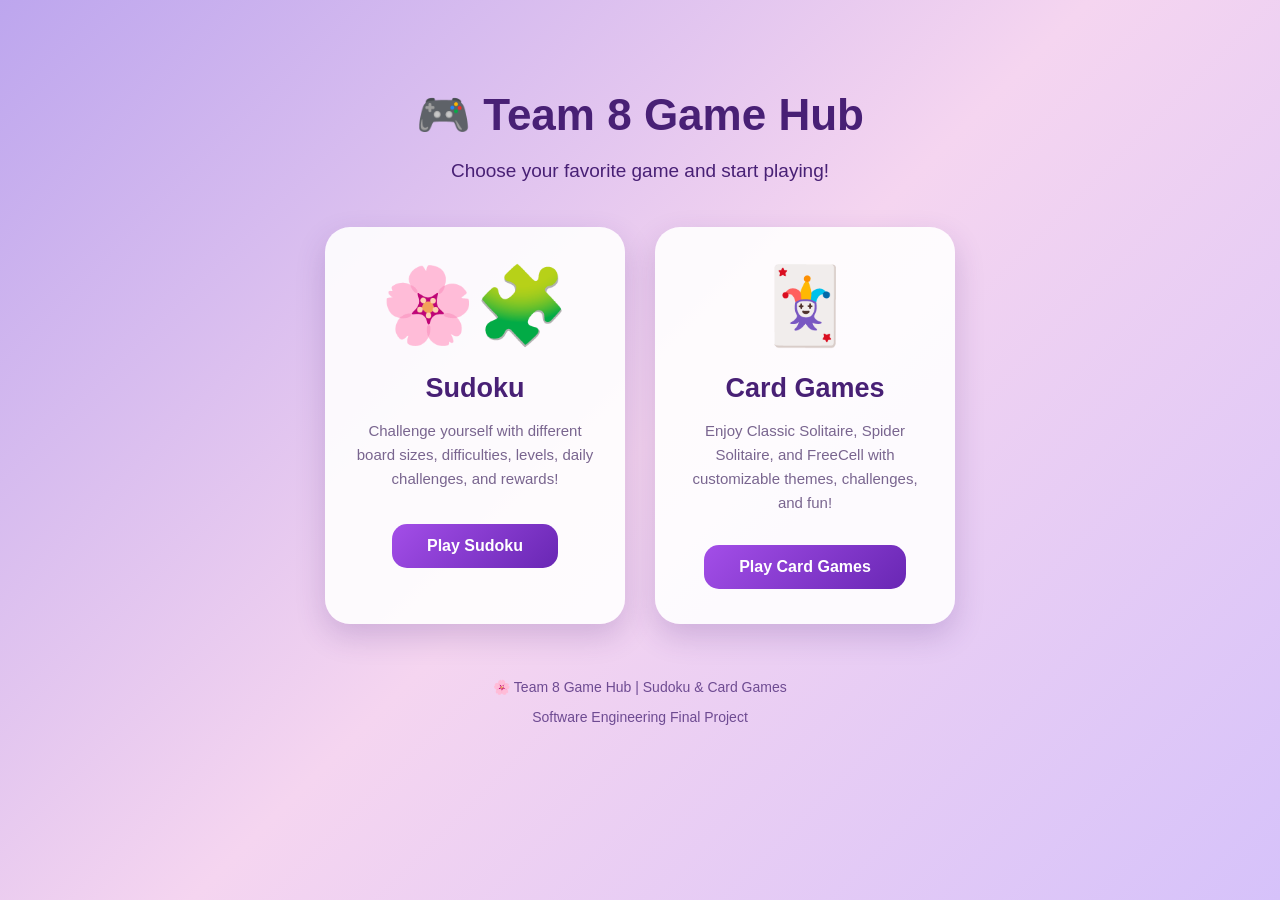
<file: index.html>
<!DOCTYPE html>
<html lang="en">

<head>
    <meta charset="UTF-8">

    <meta name="viewport"
          content="width=device-width, initial-scale=1.0">

    <title>Team 8 Game Hub | Final Project</title>

    <style>
        * {
            box-sizing: border-box;
        }

        body {
            margin: 0;
            font-family: 'Segoe UI', sans-serif;
        }

        .hub {
            min-height: 100vh;
            padding: 60px 20px;
            text-align: center;
            background: linear-gradient(
                135deg,
                #bda6ee,
                #f5d5f0,
                #d6c2fa
            );
            color: #482075;
        }

        .hub h1 {
            font-size: 44px;
            font-weight: 800;
            margin-bottom: 10px;
        }

        .hub-subtitle {
            font-size: 19px;
            margin-bottom: 45px;
        }

        .game-cards {
            display: flex;
            justify-content: center;
            flex-wrap: wrap;
            gap: 30px;
        }

        .game-card {
            width: 300px;
            padding: 35px 25px;
            background: rgba(255, 255, 255, 0.9);
            border-radius: 25px;
            box-shadow: 0 12px 30px
                        rgba(76, 35, 125, 0.2);
            transition: transform 0.2s;
        }

        .game-card:hover {
            transform: translateY(-6px);
        }

        .game-icon {
            font-size: 75px;
            margin-bottom: 15px;
        }

        .game-card h2 {
            font-size: 27px;
            font-weight: 700;
            margin-bottom: 15px;
        }

        .game-card p {
            min-height: 75px;
            color: #79658f;
            font-size: 15px;
            line-height: 1.6;
        }

        .play-button {
            display: inline-block;
            margin-top: 15px;
            padding: 13px 35px;
            background: linear-gradient(
                135deg,
                #a34ee8,
                #6927b4
            );
            color: white;
            border-radius: 15px;
            text-decoration: none;
            font-weight: bold;
            transition: background 0.2s,
                        transform 0.2s;
        }

        .play-button:hover {
            background: #5b1f9b;
            transform: translateY(-2px);
        }

        .hub-footer {
            margin-top: 55px;
            color: #6e4b92;
            font-size: 14px;
        }

        @media (max-width: 650px) {

            .hub {
                padding: 35px 15px;
            }

            .hub h1 {
                font-size: 32px;
            }

            .hub-subtitle {
                font-size: 16px;
            }

            .game-card {
                width: 100%;
                max-width: 350px;
            }
        }
    </style>
</head>

<body>

    <main class="hub">

        <!-- GAME HUB TITLE -->
        <h1>🎮 Team 8 Game Hub</h1>

        <p class="hub-subtitle">
            Choose your favorite game and start playing!
        </p>

        <!-- GAME CARDS -->
        <div class="game-cards">

            <!-- SUDOKU GAME -->
            <div class="game-card">

                <div class="game-icon">
                    🌸🧩
                </div>

                <h2>Sudoku</h2>

                <p>
                    Challenge yourself with different
                    board sizes, difficulties, levels,
                    daily challenges, and rewards!
                </p>

                <a class="play-button"
                   href="sudoku.html">
                    Play Sudoku
                </a>

            </div>

            <!-- CARD GAMES -->
            <div class="game-card">

                <div class="game-icon">
                    🃏
                </div>

                <h2>Card Games</h2>

                <p>
                    Enjoy Classic Solitaire,
                    Spider Solitaire, and FreeCell
                    with customizable themes,
                    challenges, and fun!
                </p>

                <a class="play-button"
                   href="solitaire.html">
                    Play Card Games
                </a>

            </div>

        </div>

        <!-- FOOTER -->
        <div class="hub-footer">
            🌸 Team 8 Game Hub |
            Sudoku &amp; Card Games
            <p>Software Engineering Final Project</p>
        </div>

    </main>

</body>
</html>
</file>
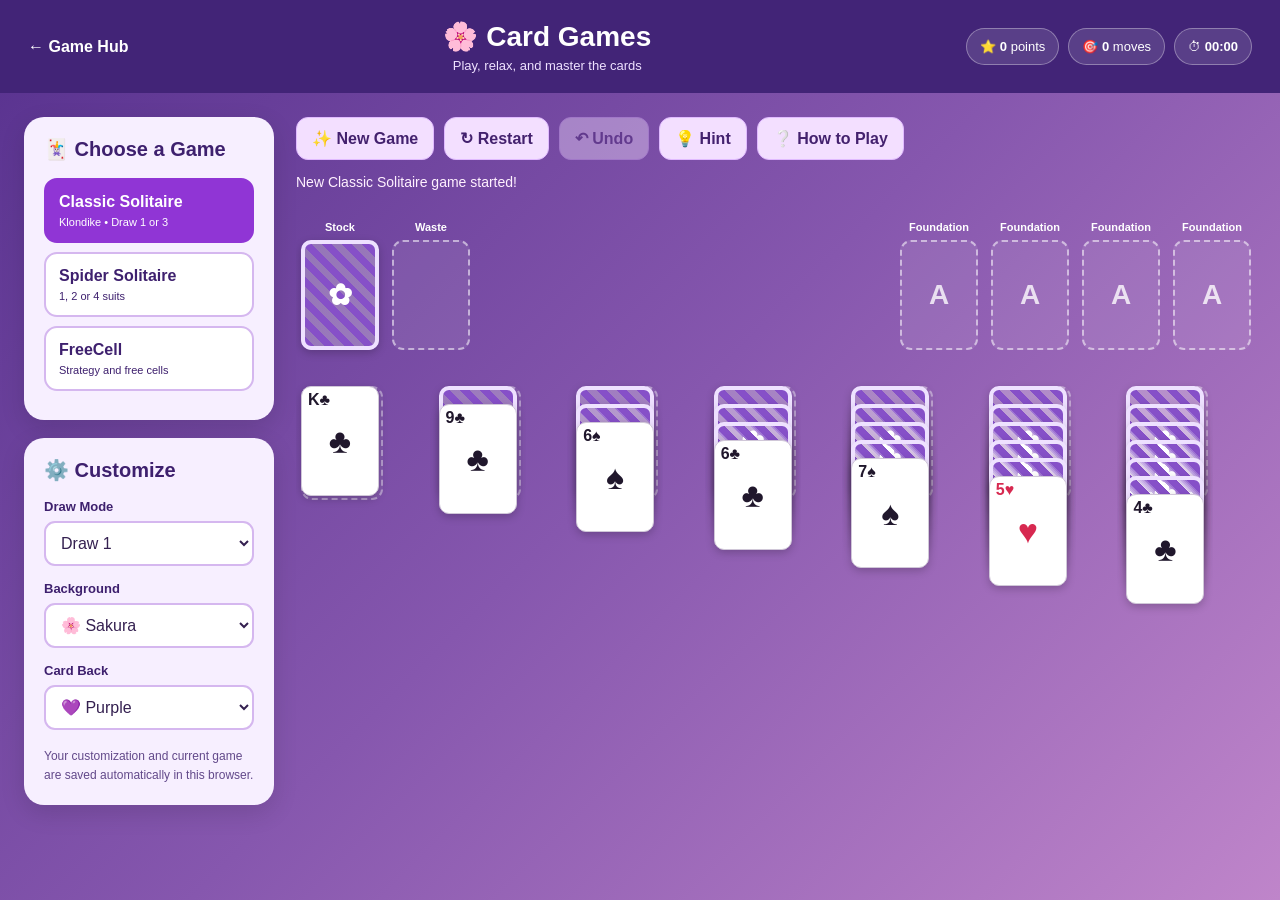
<file: solitaire.html>
<!DOCTYPE html>
<html lang="en">

<head>
    <meta charset="utf-8" />

    <meta name="viewport"
          content="width=device-width, initial-scale=1" />

    <title>Card Games | Game Hub</title>

    <link rel="stylesheet"
          href="Team8Sudoku/wwwroot/css/solitaire.css" />
</head>

<body>

    <div id="cardGameApp"
         class="card-game-app theme-sakura back-purple">

        <!-- HEADER -->
        <header class="cg-header">

            <a class="cg-back" href="index.html">
                ← Game Hub
            </a>

            <div class="cg-heading">

                <h1>🌸 Card Games</h1>

                <p>
                    Play, relax, and master the cards
                </p>

            </div>

            <div class="cg-stats">

                <span>
                    ⭐ <b id="solScore">0</b> points
                </span>

                <span>
                    🎯 <b id="solMoves">0</b> moves
                </span>

                <span>
                    ⏱ <b id="solTimer">00:00</b>
                </span>

            </div>

        </header>

        <!-- MAIN LAYOUT -->
        <div class="cg-layout">

            <!-- LEFT SIDEBAR -->
            <aside class="cg-sidebar">

                <!-- GAME SELECTION -->
                <section class="cg-panel">

                    <h2>🃏 Choose a Game</h2>

                    <button type="button"
                            class="cg-game active"
                            data-game="klondike">

                        Classic Solitaire

                        <small>
                            Klondike • Draw 1 or 3
                        </small>

                    </button>

                    <button type="button"
                            class="cg-game"
                            data-game="spider">

                        Spider Solitaire

                        <small>
                            1, 2 or 4 suits
                        </small>

                    </button>

                    <button type="button"
                            class="cg-game"
                            data-game="freecell">

                        FreeCell

                        <small>
                            Strategy and free cells
                        </small>

                    </button>

                </section>

                <!-- CUSTOMIZATION -->
                <section class="cg-panel">

                    <h2>⚙️ Customize</h2>

                    <!-- CLASSIC SOLITAIRE OPTIONS -->
                    <div id="klondikeOptions">

                        <label for="solDrawMode">
                            Draw Mode
                        </label>

                        <select id="solDrawMode">

                            <option value="1">
                                Draw 1
                            </option>

                            <option value="3">
                                Draw 3
                            </option>

                        </select>

                    </div>

                    <!-- SPIDER OPTIONS -->
                    <div id="spiderOptions"
                         class="hidden">

                        <label for="solSpiderSuits">
                            Spider Difficulty
                        </label>

                        <select id="solSpiderSuits">

                            <option value="1">
                                Easy • 1 Suit
                            </option>

                            <option value="2">
                                Medium • 2 Suits
                            </option>

                            <option value="4">
                                Hard • 4 Suits
                            </option>

                        </select>

                    </div>

                    <!-- BACKGROUND THEME -->
                    <label for="solTheme">
                        Background
                    </label>

                    <select id="solTheme">

                        <option value="sakura">
                            🌸 Sakura
                        </option>

                        <option value="green">
                            🌿 Classic Green
                        </option>

                        <option value="midnight">
                            🌙 Midnight
                        </option>

                    </select>

                    <!-- CARD BACK -->
                    <label for="solCardBack">
                        Card Back
                    </label>

                    <select id="solCardBack">

                        <option value="purple">
                            💜 Purple
                        </option>

                        <option value="pink">
                            🌷 Pink
                        </option>

                        <option value="blue">
                            💙 Blue
                        </option>

                        <option value="classic">
                            ♠ Classic
                        </option>

                    </select>

                    <p class="cg-setting-note">
                        Your customization and current game
                        are saved automatically in this browser.
                    </p>

                </section>

            </aside>

            <!-- MAIN GAME AREA -->
            <main class="cg-main">

                <!-- TOOLBAR -->
                <div class="cg-toolbar">

                    <button id="solNew"
                            type="button">
                        ✨ New Game
                    </button>

                    <button id="solRestart"
                            type="button">
                        ↻ Restart
                    </button>

                    <button id="solUndo"
                            type="button">
                        ↶ Undo
                    </button>

                    <button id="solHint"
                            type="button">
                        💡 Hint
                    </button>

                    <button id="solHelp"
                            type="button">
                        ❔ How to Play
                    </button>

                </div>

                <!-- GAME MESSAGE -->
                <div id="solMessage"
                     class="cg-message"
                     role="status"
                     aria-live="polite">

                    Choose a game to begin!

                </div>

                <!-- CARD BOARD -->
                <div class="cg-board-scroll">

                    <div class="cg-board">

                        <!-- TOP ROW -->
                        <div id="solTopRow"
                             class="cg-top-row">

                            <!-- STOCK AND WASTE -->
                            <div id="solStockArea"
                                 class="cg-draw-area">

                                <div class="cg-pile-wrap">

                                    <span>Stock</span>

                                    <div id="solStock"
                                         class="sol-slot">
                                    </div>

                                </div>

                                <div class="cg-pile-wrap">

                                    <span>Waste</span>

                                    <div id="solWaste"
                                         class="sol-slot">
                                    </div>

                                </div>

                            </div>

                            <!-- FREECELL SPACES -->
                            <div id="solFreecells"
                                 class="cg-freecells hidden">

                                <div class="cg-pile-wrap">

                                    <span>Free 1</span>

                                    <div class="sol-slot"
                                         data-freecell="0">
                                    </div>

                                </div>

                                <div class="cg-pile-wrap">

                                    <span>Free 2</span>

                                    <div class="sol-slot"
                                         data-freecell="1">
                                    </div>

                                </div>

                                <div class="cg-pile-wrap">

                                    <span>Free 3</span>

                                    <div class="sol-slot"
                                         data-freecell="2">
                                    </div>

                                </div>

                                <div class="cg-pile-wrap">

                                    <span>Free 4</span>

                                    <div class="sol-slot"
                                         data-freecell="3">
                                    </div>

                                </div>

                            </div>

                            <!-- FOUNDATIONS -->
                            <div id="solFoundations"
                                 class="cg-foundations">

                                <div class="cg-pile-wrap">

                                    <span>Foundation</span>

                                    <div class="sol-slot"
                                         data-foundation="0">
                                    </div>

                                </div>

                                <div class="cg-pile-wrap">

                                    <span>Foundation</span>

                                    <div class="sol-slot"
                                         data-foundation="1">
                                    </div>

                                </div>

                                <div class="cg-pile-wrap">

                                    <span>Foundation</span>

                                    <div class="sol-slot"
                                         data-foundation="2">
                                    </div>

                                </div>

                                <div class="cg-pile-wrap">

                                    <span>Foundation</span>

                                    <div class="sol-slot"
                                         data-foundation="3">
                                    </div>

                                </div>

                            </div>

                        </div>

                        <!-- SPIDER PROGRESS -->
                        <div id="solSpiderInfo"
                             class="cg-spider-info hidden">

                            🕷️ Completed runs:

                            <strong id="solSpiderCompleted">
                                0
                            </strong>

                            / 8

                            <span>
                                Build King → Ace in the same suit.
                            </span>

                        </div>

                        <!-- GAME COLUMNS -->
                        <div id="solTableau"
                             class="sol-tableau">
                        </div>

                    </div>

                </div>

            </main>

        </div>

    </div>

    <!-- HELP / WIN DIALOG -->
    <div id="solOverlay"
         class="sol-overlay hidden"
         role="dialog"
         aria-modal="true"
         aria-labelledby="solDialogTitle">

        <div class="sol-dialog">

            <div class="sol-dialog-icon">
                🌸 🃏 🌸
            </div>

            <h2 id="solDialogTitle">
                Card Games
            </h2>

            <div id="solDialogText">
            </div>

            <button type="button"
                    id="solDialogButton">
                Continue
            </button>

        </div>

    </div>

    <!-- JAVASCRIPT -->
    <script src="Team8Sudoku/wwwroot/js/solitaire.js"></script>

</body>
</html>
</file>
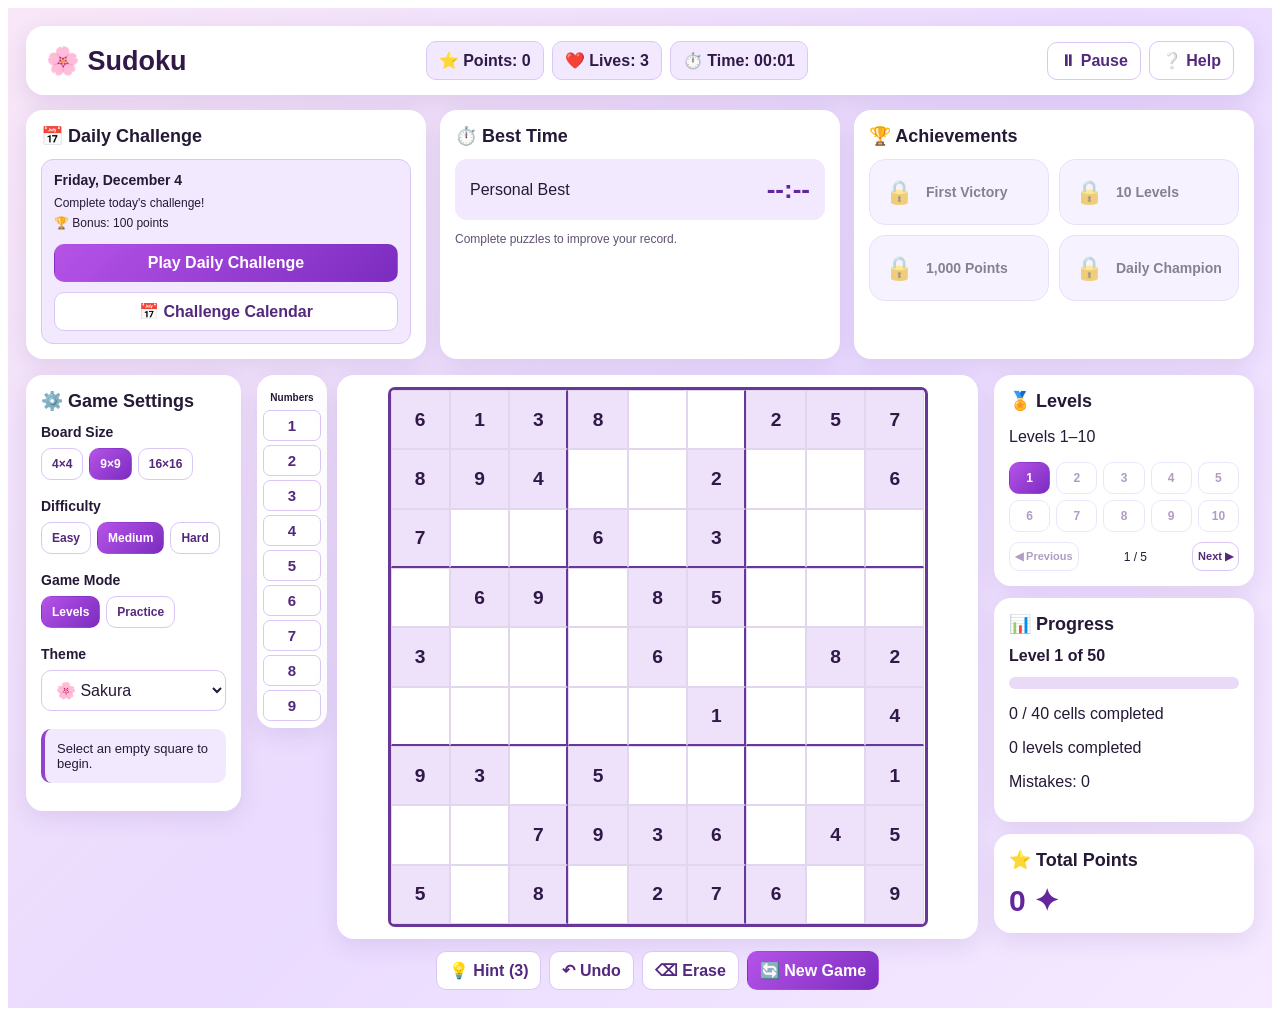
<file: sudoku.html>
<!DOCTYPE html>
<html lang="en">
<head>
    <meta charset="UTF-8">
    <meta name="viewport" content="width=device-width, initial-scale=1.0">
    <title>Sudoku | Game Hub</title>
    <link rel="stylesheet" href="Team8Sudoku/wwwroot/css/sudoku.css">
</head>
<body>

<div class="sakura-app theme-sakura">

    <!-- HEADER -->
    <header class="sakura-header">

        <div class="logo">🌸 Sudoku</div>

        <div class="header-stats">
            <span>⭐ Points: <b id="points">0</b></span>
            <span>❤️ Lives: <b id="lives">3</b></span>
            <span>⏱️ Time: <b id="timer">00:00</b></span>
        </div>

        <div class="header-actions">
            <button type="button" id="pauseBtn">⏸ Pause</button>
            <button type="button" id="helpBtn">❔ Help</button>
        </div>

    </header>

    <!-- TOP DASHBOARD -->
    <section class="top-dashboard">

        <!-- DAILY CHALLENGE -->
        <div class="panel dashboard-card">
            <h2>📅 Daily Challenge</h2>

            <div class="daily-challenge-card">
                <h3 id="dailyChallengeDate">Today</h3>

                <p id="dailyChallengeStatus">
                    Complete today's challenge!
                </p>

                <p>🏆 Bonus: 100 points</p>

                <button type="button"
                        id="dailyChallengeBtn"
                        class="primary">
                    Play Daily Challenge
                </button>
            </div>
        </div>

        <!-- BEST TIME -->
        <div class="panel dashboard-card">
            <h2>⏱️ Best Time</h2>

            <div class="best-time">
                <span>Personal Best</span>
                <strong id="bestTime">--:--</strong>
            </div>

            <p class="muted">
                Complete puzzles to improve your record.
            </p>
        </div>

        <!-- ACHIEVEMENTS -->
        <div class="panel dashboard-card">
            <h2>🏆 Achievements</h2>

            <div id="achievementList"
                 class="achievement-list">
            </div>
        </div>

    </section>

    <!-- MAIN GAME LAYOUT -->
    <main class="game-layout">

        <!-- LEFT SETTINGS PANEL -->
        <aside class="panel settings-panel">

            <h2>⚙️ Game Settings</h2>

            <!-- BOARD SIZE -->
            <div class="setting-group">
                <h3>Board Size</h3>

                <div id="sizeChoices" class="choice-row">
                    <button type="button" data-size="4">
                        4×4
                    </button>

                    <button type="button"
                            data-size="9"
                            class="active">
                        9×9
                    </button>

                    <button type="button" data-size="16">
                        16×16
                    </button>
                </div>
            </div>

            <!-- DIFFICULTY -->
            <div class="setting-group">
                <h3>Difficulty</h3>

                <div id="difficultyChoices" class="choice-row">
                    <button type="button" data-difficulty="easy">
                        Easy
                    </button>

                    <button type="button"
                            data-difficulty="medium"
                            class="active">
                        Medium
                    </button>

                    <button type="button" data-difficulty="hard">
                        Hard
                    </button>
                </div>
            </div>

            <!-- GAME MODE -->
            <div class="setting-group">
                <h3>Game Mode</h3>

                <div id="modeChoices" class="choice-row">
                    <button type="button"
                            data-mode="levels"
                            class="active">
                        Levels
                    </button>

                    <button type="button" data-mode="practice">
                        Practice
                    </button>
                </div>
            </div>

            <!-- THEME -->
            <div class="setting-group">
                <h3>Theme</h3>

                <select id="themeSelect">
                    <option value="sakura">🌸 Sakura</option>
                    <option value="lavender">💜 Lavender</option>
                    <option value="night">🌙 Night</option>
                </select>
            </div>

            <p id="gameStatus"
               class="status"
               aria-live="polite">
                Select an empty square.
            </p>

        </aside>

        <!-- CENTER GAME BOARD -->
        <section class="board-column">

            <div class="board-game-layout">

                <!-- NUMBER PAD -->
                <aside class="side-number-panel">
                    <h3>Numbers</h3>

                    <div id="numberPad"
                         class="number-pad">
                    </div>
                </aside>

                <!-- SUDOKU BOARD -->
                <div class="board-main">

                    <div class="board-panel">

                        <div id="sudoku-board"
                             class="sudoku-board"
                             role="grid"
                             aria-label="Sudoku board">
                        </div>

                    </div>

                    <!-- GAME BUTTONS -->
                    <div class="game-actions">

                        <button type="button" id="hintBtn">
                            💡 Hint (<span id="hintsLeft">3</span>)
                        </button>

                        <button type="button" id="undoBtn">
                            ↶ Undo
                        </button>

                        <button type="button" id="eraseBtn">
                            ⌫ Erase
                        </button>

                        <button type="button"
                                id="newGameBtn"
                                class="primary">
                            🔄 New Game
                        </button>

                    </div>

                </div>
            </div>
        </section>

        <!-- RIGHT PANEL -->
        <aside class="right-column">

            <!-- LEVELS -->
            <div class="panel">

                <h2>🏅 Levels</h2>

                <p id="levelRange">
                    Levels 1–10
                </p>

                <div id="levelList"
                     class="level-list">
                </div>

                <div class="level-navigation">

                    <button type="button" id="previousLevels">
                        ◀ Previous
                    </button>

                    <span id="levelPage">1 / 5</span>

                    <button type="button" id="nextLevels">
                        Next ▶
                    </button>

                </div>
            </div>

            <!-- PROGRESS -->
            <div class="panel">

                <h2>📊 Progress</h2>

                <strong id="progressLabel">
                    Level 1 of 50
                </strong>

                <div class="progress-track">
                    <div id="progressFill"></div>
                </div>

                <p id="cellProgress">
                    0 cells completed
                </p>

                <p id="levelProgress">
                    0 / 50 levels completed
                </p>

                <p id="mistakesText">
                    Mistakes: 0
                </p>

            </div>

            <!-- TOTAL POINTS -->
            <div class="panel">

                <h2>⭐ Total Points</h2>

                <div id="totalPoints"
                     class="total-points">
                    0 ✦
                </div>

            </div>

        </aside>

    </main>

    <!-- TUTORIAL OVERLAY -->
    <div id="tutorialOverlay" class="overlay hidden">

        <div class="dialog-card">

            <div class="dialog-icon">🌸</div>

            <h2>Welcome to Sudoku!</h2>

            <p id="tutorialNumbers">
                Fill the grid with numbers.
            </p>

            <p id="tutorialBoxes">
                Every row, column, and box must
                contain each number exactly once.
            </p>

            <p>
                Click an empty square, then choose
                a number from the number pad.
            </p>

            <button type="button"
                    id="startBtn"
                    class="primary">
                Let's Play!
            </button>

        </div>
    </div>

    <!-- PAUSE OVERLAY -->
    <div id="pauseOverlay" class="overlay hidden">

        <div class="dialog-card">

            <div class="dialog-icon">⏸️</div>

            <h2>Game Paused</h2>

            <p>Your timer is paused.</p>

            <button type="button"
                    id="resumeBtn"
                    class="primary">
                Resume Game
            </button>

        </div>
    </div>

    <!-- RESULT OVERLAY -->
    <div id="resultOverlay" class="overlay hidden">

        <div class="dialog-card">

            <div id="resultIcon" class="dialog-icon">
                🏆
            </div>

            <h2 id="resultTitle">
                Puzzle Complete!
            </h2>

            <p id="resultMessage"></p>

            <button type="button"
                    id="resultBtn"
                    class="primary">
                Continue
            </button>

        </div>
    </div>

</div>

<script src="Team8Sudoku/wwwroot/js/sudoku.js"></script>

</body>
</html>
</file>
<file: Team8Sudoku/wwwroot/css/solitaire.css>
/* TEAM 8 CARD GAMES - ITERATION 3 */

:root {
    font-family: "Segoe UI", Arial, sans-serif;
}

* {
    box-sizing: border-box;
}

html, body {
    margin: 0;
    padding: 0;
    min-height: 100%;
}

button, select {
    font: inherit;
}

button {
    cursor: pointer;
}

.hidden {
    display: none !important;
}

.card-game-app {
    --card-width: 78px;
    --card-height: 110px;
    --card-gap: 13px;
    --back-color: #8650c8;
    --header-color: #422477;
    --panel-color: #f7efff;
    --text-color: #3e206e;
    --accent-color: #9035d5;
    --table-color: linear-gradient( 135deg, #57318e, #8657ae, #bf85ca );
    min-height: 100vh;
    color: white;
    background: var(--table-color);
}

.theme-sakura {
    --table-color: linear-gradient( 135deg, #57318e, #8657ae, #bf85ca );
    --header-color: #422477;
    --panel-color: #f7efff;
    --text-color: #3e206e;
    --accent-color: #9035d5;
}

.theme-green {
    --table-color: linear-gradient( 135deg, #135b3c, #247d53 );
    --header-color: #10442e;
    --panel-color: #edf9f0;
    --text-color: #164d34;
    --accent-color: #258453;
}

.theme-midnight {
    --table-color: linear-gradient( 135deg, #101b3d, #294a7a );
    --header-color: #101932;
    --panel-color: #eef3ff;
    --text-color: #1b315e;
    --accent-color: #4267b5;
}

.back-purple {
    --back-color: #8650c8;
}

.back-pink {
    --back-color: #e365a4;
}

.back-blue {
    --back-color: #397bc8;
}

.back-classic {
    --back-color: #344458;
}

.cg-header {
    display: flex;
    justify-content: space-between;
    align-items: center;
    flex-wrap: wrap;
    gap: 20px;
    padding: 20px 28px;
    background: var(--header-color);
}

.cg-back {
    color: white;
    font-weight: 700;
    text-decoration: none;
}

    .cg-back:hover {
        color: #ffe1ff;
    }

.cg-heading {
    text-align: center;
}

    .cg-heading h1 {
        margin: 0;
        font-size: 28px;
        font-weight: 800;
    }

    .cg-heading p {
        margin: 5px 0 0;
        color: #eee1ff;
        font-size: 13px;
    }

.cg-stats {
    display: flex;
    flex-wrap: wrap;
    gap: 9px;
}

    .cg-stats span {
        background: #ffffff20;
        border: 1px solid #ffffff55;
        padding: 10px 13px;
        border-radius: 20px;
        font-size: 13px;
        white-space: nowrap;
    }

.cg-layout {
    display: grid;
    grid-template-columns: 250px minmax(0, 1fr);
    gap: 22px;
    max-width: 1500px;
    padding: 24px;
    margin: 0 auto;
}

.cg-sidebar {
    display: flex;
    flex-direction: column;
    gap: 18px;
}

.cg-panel {
    padding: 20px;
    background: var(--panel-color);
    color: var(--text-color);
    border-radius: 20px;
    box-shadow: 0 8px 25px #00000020;
}

    .cg-panel h2 {
        font-size: 20px;
        margin: 0 0 17px;
    }

.cg-game {
    display: block;
    width: 100%;
    padding: 13px;
    margin: 9px 0;
    text-align: left;
    border: 2px solid #d5b7ef;
    border-radius: 13px;
    background: white;
    color: var(--text-color);
    font-weight: 800;
    transition: transform .15s, background .15s;
}

    .cg-game:hover {
        transform: translateY(-2px);
    }

    .cg-game.active {
        background: var(--accent-color);
        color: white;
        border-color: var(--accent-color);
    }

    .cg-game small {
        display: block;
        font-size: 11px;
        font-weight: 500;
        margin-top: 5px;
    }

.cg-panel label {
    display: block;
    margin: 15px 0 7px;
    font-size: 13px;
    font-weight: 800;
}

.cg-panel select {
    display: block;
    width: 100%;
    padding: 11px;
    border: 2px solid #d5b7ef;
    border-radius: 11px;
    color: #342050;
    background: white;
}

.cg-setting-note {
    margin: 17px 0 0;
    font-size: 12px;
    line-height: 1.6;
    opacity: .8;
}

.cg-main {
    min-width: 0;
}

.cg-toolbar {
    display: flex;
    flex-wrap: wrap;
    gap: 10px;
    margin-bottom: 14px;
}

    .cg-toolbar button,
    .sol-dialog button {
        padding: 11px 15px;
        border: 1px solid #e0baff;
        border-radius: 12px;
        background: #f3dfff;
        color: #43216e;
        font-weight: 800;
    }

        .cg-toolbar button:hover,
        .sol-dialog button:hover {
            background: #e4baff;
        }

        .cg-toolbar button:disabled {
            opacity: .4;
            cursor: not-allowed;
        }

.cg-message {
    min-height: 28px;
    margin-bottom: 14px;
    color: #fff1ff;
    font-size: 14px;
}

.cg-board-scroll {
    overflow-x: auto;
    padding: 5px 5px 28px;
}

.cg-board {
    min-width: 680px;
}

.cg-top-row {
    display: flex;
    justify-content: space-between;
    align-items: flex-start;
    gap: 18px;
    margin-bottom: 36px;
}

.cg-draw-area,
.cg-foundations,
.cg-freecells {
    display: flex;
    gap: var(--card-gap);
}

.cg-pile-wrap {
    display: flex;
    flex-direction: column;
    align-items: center;
    gap: 7px;
    font-size: 11px;
    font-weight: 700;
    white-space: nowrap;
}

.sol-slot {
    position: relative;
    flex-shrink: 0;
    width: var(--card-width);
    height: var(--card-height);
    border: 2px dashed #ffffff88;
    border-radius: 11px;
    background: #ffffff16;
    display: flex;
    justify-content: center;
    align-items: center;
    color: #ffffffc9;
    font-size: 28px;
    cursor: pointer;
}

    .sol-slot:hover,
    .sol-column:hover::before {
        border-color: #ffffffcc;
    }

.sol-tableau {
    display: grid;
    grid-template-columns: repeat(7, minmax(0, 1fr));
    gap: var(--card-gap);
    align-items: start;
}

    .sol-tableau.eight-columns {
        grid-template-columns: repeat(8, minmax(0, 1fr));
    }

    .sol-tableau.ten-columns {
        grid-template-columns: repeat(10, minmax(0, 1fr));
    }

    .sol-tableau.eight-columns,
    .sol-tableau.ten-columns {
        min-width: max-content;
    }

.sol-column {
    position: relative;
    min-width: var(--card-width);
    min-height: var(--card-height);
    cursor: pointer;
}

    .sol-column::before {
        content: "";
        position: absolute;
        top: 0;
        left: 0;
        width: var(--card-width);
        height: var(--card-height);
        border: 2px dashed #ffffff66;
        border-radius: 11px;
        background: #ffffff10;
        pointer-events: none;
    }

.sol-card {
    position: absolute;
    top: 0;
    left: 0;
    width: var(--card-width);
    height: var(--card-height);
    border: 1px solid #d0c7d8;
    border-radius: 10px;
    background: white;
    color: #20172c;
    box-shadow: 0 3px 8px #00000035;
    user-select: none;
    -webkit-user-select: none;
    cursor: grab;
    overflow: hidden;
    touch-action: manipulation;
}

    .sol-card.red {
        color: #d72950;
    }

    .sol-card.face-down {
        border: 4px solid #eee1ff;
        background: repeating-linear-gradient( 45deg, var(--back-color) 0 7px, #ffffff33 7px 14px );
        color: white;
        cursor: default;
    }

.sol-card-corner {
    position: absolute;
    top: 5px;
    left: 6px;
    font-size: 16px;
    font-weight: 900;
    line-height: 1;
}

.sol-card-center {
    position: absolute;
    inset: 0;
    display: grid;
    place-items: center;
    font-size: 34px;
}

.sol-card-back {
    position: absolute;
    inset: 0;
    display: grid;
    place-items: center;
    font-size: 29px;
}

.sol-slot .sol-card {
    top: -2px;
    left: -2px;
}

.sol-card.selected,
.sol-card.hint-source {
    outline: 4px solid #ffe377;
    outline-offset: 2px;
}

.sol-card.dragging {
    opacity: .45;
}

.sol-slot.hint-target,
.sol-column.hint-target::before,
.sol-slot.drop-target,
.sol-column.drop-target::before {
    border-color: #ffe377;
    background: #ffe37740;
}

.cg-spider-info {
    display: flex;
    flex-wrap: wrap;
    align-items: center;
    gap: 8px;
    margin: 0 0 22px;
    font-weight: 700;
}

    .cg-spider-info span {
        font-weight: 400;
        font-size: 13px;
    }

.sol-overlay {
    position: fixed;
    inset: 0;
    z-index: 2000;
    display: flex;
    justify-content: center;
    align-items: center;
    padding: 16px;
    background: #160d2be0;
}

    .sol-overlay.hidden {
        display: none;
    }

.sol-dialog {
    width: min(480px, 100%);
    max-height: 90vh;
    overflow-y: auto;
    padding: 30px;
    border-radius: 24px;
    background: #292439;
    color: white;
    text-align: center;
    box-shadow: 0 20px 60px #0008;
}

.sol-dialog-icon {
    font-size: 40px;
}

.sol-dialog h2 {
    margin: 12px 0;
}

.sol-dialog p {
    line-height: 1.6;
    color: #e3d6ef;
}

@media (max-width: 1050px) {
    .cg-layout {
        grid-template-columns: 1fr;
    }

    .cg-sidebar {
        display: grid;
        grid-template-columns: repeat(2, minmax(0, 1fr));
    }
}

@media (max-width: 650px) {
    .cg-header {
        padding: 16px;
    }

    .cg-heading h1 {
        font-size: 22px;
    }

    .cg-layout {
        padding: 12px;
    }

    .cg-sidebar {
        grid-template-columns: 1fr;
    }

    .cg-panel {
        padding: 16px;
    }

    .cg-toolbar button {
        padding: 10px;
        font-size: 13px;
    }
}
</file>
<file: Team8Sudoku/wwwroot/css/sudoku.css>
* {
    box-sizing: border-box;
}

.sakura-app {
    --accent: #9145cf;
    --dark: #64269d;
    --soft: #f2e9ff;
    --text: #251936;
    --muted: #615271;
    --border: #dac7f5;
    --panel: #ffffff;
    min-height: 100vh;
    padding: 18px;
    color: var(--text);
    background: linear-gradient(135deg, #f8e7f7, #eadbff, #f5eaff);
    font-family: "Segoe UI", Arial, sans-serif;
}

    .sakura-app.theme-lavender {
        --accent: #7660d8;
        --dark: #4e3aa8;
        --soft: #efecff;
        --text: #262044;
        --muted: #625a7d;
        --border: #cbc3f5;
        --panel: #ffffff;
        background: linear-gradient(135deg, #e4dfff, #f4edff, #ddd8ff);
    }

    .sakura-app.theme-night {
        --accent: #a59aff;
        --dark: #bcb2ff;
        --soft: #393554;
        --text: #f6f2ff;
        --muted: #cec6e4;
        --border: #555174;
        --panel: #292740;
        background: linear-gradient(135deg, #17162b, #292344, #41315f);
    }

    /* BUTTONS */
    .sakura-app button,
    .sakura-app select {
        font: inherit;
    }

    .sakura-app button {
        cursor: pointer;
        padding: 9px 12px;
        border: 1px solid var(--border);
        border-radius: 10px;
        background: #ffffff;
        color: #54287d;
        font-weight: 600;
    }

        .sakura-app button:hover:not(:disabled) {
            filter: brightness(0.96);
        }

        .sakura-app button:disabled {
            opacity: 0.45;
            cursor: not-allowed;
        }

        .sakura-app button.active,
        .sakura-app button.primary {
            background: linear-gradient(135deg, #b653e7, #7c2cc0);
            color: #ffffff;
            border-color: transparent;
        }

        .sakura-app button:focus-visible {
            outline: 3px solid var(--accent);
            outline-offset: 2px;
        }

/* HEADER */
.sakura-header {
    display: flex;
    align-items: center;
    justify-content: space-between;
    flex-wrap: wrap;
    gap: 12px;
    max-width: 1600px;
    margin: 0 auto 15px;
    padding: 15px 20px;
    background: var(--panel);
    border-radius: 18px;
    box-shadow: 0 8px 25px rgba(79,37,129,.12);
}

.sakura-app .sakura-header .logo {
    color: #301947 !important;
    font-size: 27px;
    font-weight: 800;
}

.header-stats,
.header-actions {
    display: flex;
    align-items: center;
    flex-wrap: wrap;
    gap: 8px;
}

.sakura-app .header-stats span {
    padding: 9px 12px;
    background: #f2e9ff !important;
    color: #301947 !important;
    border: 1px solid #dac7f5;
    border-radius: 10px;
    font-weight: 700;
}

.sakura-app .header-stats b {
    color: #301947 !important;
}

.sakura-app.theme-night .sakura-header .logo,
.sakura-app.theme-night .header-stats b,
.sakura-app.theme-night .header-stats span {
    color: #f6f2ff !important;
}

.sakura-app.theme-night .header-stats span {
    background: #393554 !important;
}

/* PANELS */
.panel,
.board-panel,
.side-number-panel {
    min-width: 0;
    padding: 15px;
    background: var(--panel);
    border-radius: 17px;
    box-shadow: 0 7px 24px rgba(79,37,129,.11);
}

    .panel h2 {
        margin: 0 0 12px;
        font-size: 18px;
        color: var(--text);
    }

    .panel h3 {
        margin: 0 0 8px;
        font-size: 14px;
        color: var(--text);
    }

    .panel p {
        color: var(--text);
    }

.muted {
    color: var(--muted) !important;
    font-size: 12px;
}

/* TOP DASHBOARD */
.top-dashboard {
    display: grid;
    grid-template-columns: repeat(3, minmax(0,1fr));
    gap: 14px;
    max-width: 1600px;
    margin: 0 auto 16px;
}

.dashboard-card {
    min-height: 145px;
}

.daily-challenge-card {
    padding: 12px;
    background: var(--soft);
    border: 1px solid var(--border);
    border-radius: 12px;
}

    .daily-challenge-card p {
        margin: 6px 0;
        font-size: 12px;
    }

    .daily-challenge-card button {
        width: 100%;
        margin-top: 8px;
    }

.best-time {
    display: flex;
    justify-content: space-between;
    align-items: center;
    gap: 10px;
    padding: 15px;
    background: var(--soft);
    border-radius: 12px;
}

#bestTime {
    color: var(--dark);
    font-size: 26px;
}

/* ACHIEVEMENTS */
.achievement-list {
    display: grid;
    grid-template-columns: repeat(2, minmax(0,1fr));
    gap: 10px;
}

.sakura-app .achievement-item {
    display: flex;
    align-items: center;
    gap: 12px;
    min-width: 0;
    min-height: 66px;
    padding: 12px 15px;
    background: var(--soft);
    border: 1px solid var(--border);
    border-radius: 16px;
    color: var(--text);
    text-align: left;
}

.achievement-item strong {
    font-size: 14px;
}

.achievement-icon {
    flex-shrink: 0;
    font-size: 23px;
}

.achievement-item.locked {
    opacity: 0.55;
}

.sakura-app .daily-champion {
    width: 100%;
    cursor: pointer;
}

    .sakura-app .daily-champion:hover {
        border-color: var(--accent);
        box-shadow: 0 3px 12px rgba(145,69,207,.18);
    }

/* MAIN LAYOUT */
.game-layout {
    display: grid;
    grid-template-columns: 215px minmax(0,1fr) 260px;
    gap: 16px;
    align-items: start;
    max-width: 1600px;
    margin: 0 auto;
}

.setting-group {
    margin-bottom: 18px;
}

.choice-row {
    display: flex;
    flex-wrap: wrap;
    gap: 6px;
}

    .choice-row button {
        padding: 8px 10px;
        font-size: 12px;
    }

#themeSelect {
    width: 100%;
    padding: 10px;
    background: #fff;
    color: #251936;
    border: 1px solid var(--border);
    border-radius: 10px;
}

.status {
    padding: 12px;
    background: var(--soft);
    border-left: 4px solid var(--accent);
    border-radius: 10px;
    color: var(--text);
    font-size: 13px;
}

/* BOARD */
.board-game-layout {
    display: grid;
    grid-template-columns: 70px minmax(0,1fr);
    gap: 10px;
    align-items: start;
}

.board-main {
    display: flex;
    flex-direction: column;
    align-items: center;
    gap: 12px;
    min-width: 0;
}

.board-panel {
    display: flex;
    justify-content: center;
    width: 100%;
    padding: 12px;
}

.side-number-panel {
    width: 70px;
    padding: 7px 6px;
}

    .side-number-panel h3 {
        margin-bottom: 7px;
        font-size: 10px;
        text-align: center;
    }

.number-pad {
    display: grid;
    grid-template-columns: 1fr;
    gap: 4px;
}

.sakura-app .number-pad button {
    width: 100%;
    height: 31px;
    min-width: 0;
    min-height: 0;
    padding: 2px;
    font-size: 15px;
    border-radius: 7px;
}

.number-pad.size-16 {
    grid-template-columns: repeat(2,minmax(0,1fr));
}

.sakura-app .number-pad.size-16 button {
    font-size: 12px;
}

.sudoku-board {
    display: grid;
    width: min(100%,540px);
    aspect-ratio: 1;
    border: 3px solid #693699;
    border-radius: 7px;
    overflow: hidden;
    background: white;
}

.sakura-app .sudoku-board .sudoku-cell {
    display: flex;
    justify-content: center;
    align-items: center;
    min-width: 0;
    min-height: 0;
    padding: 0;
    border: 1px solid #e1d6ed;
    border-radius: 0;
    background: #fff;
    color: #301947;
    font-size: clamp(10px,1.5vw,21px);
    font-weight: 700;
    cursor: pointer;
}

    .sakura-app .sudoku-board .sudoku-cell.given {
        background: #eee1fa;
        color: #301947;
    }

    .sakura-app .sudoku-board .sudoku-cell.highlight {
        background: #f0e5ff;
    }

    .sakura-app .sudoku-board .sudoku-cell.selected {
        background: #cba7f4 !important;
        color: #241338 !important;
        outline: 2px solid #7c2cc0;
        outline-offset: -2px;
    }

    .sakura-app .sudoku-board .sudoku-cell.wrong {
        background: #ff4d6d !important;
        color: white !important;
        animation: wrongShake .3s ease;
    }

@keyframes wrongShake {
    0%,100% {
        transform: translateX(0);
    }

    25% {
        transform: translateX(-3px);
    }

    50% {
        transform: translateX(3px);
    }

    75% {
        transform: translateX(-3px);
    }
}

.sudoku-board.size-16 .sudoku-cell {
    font-size: clamp(8px,1vw,15px);
}

.game-actions {
    display: flex;
    flex-wrap: wrap;
    justify-content: center;
    gap: 8px;
    width: 100%;
}

/* RIGHT COLUMN */
.right-column {
    display: flex;
    flex-direction: column;
    gap: 12px;
    min-width: 0;
}

.level-list {
    display: grid;
    grid-template-columns: repeat(5,minmax(0,1fr));
    gap: 6px;
    margin: 10px 0;
}

    .level-list button {
        padding: 8px 2px;
        font-size: 12px;
    }

        .level-list button.completed {
            background: #d9f5e3;
            color: #25633b;
        }

.level-navigation {
    display: flex;
    justify-content: space-between;
    align-items: center;
    gap: 5px;
}

    .level-navigation button {
        padding: 7px 5px;
        font-size: 11px;
    }

#levelPage {
    font-size: 12px;
    white-space: nowrap;
}

.progress-track {
    height: 12px;
    margin: 12px 0;
    overflow: hidden;
    border-radius: 20px;
    background: #e9dbf8;
}

#progressFill {
    width: 0;
    height: 100%;
    background: linear-gradient(90deg,#cb7de9,#8642ca);
    border-radius: inherit;
}

.total-points {
    color: var(--dark);
    font-size: 30px;
    font-weight: 800;
}

/* OVERLAYS */
.overlay {
    position: fixed;
    inset: 0;
    z-index: 1000;
    display: flex;
    align-items: center;
    justify-content: center;
    padding: 20px;
    background: rgba(35,17,58,.65);
}

    .overlay.hidden {
        display: none !important;
    }

.dialog-card {
    width: min(100%,480px);
    max-height: 90vh;
    overflow-y: auto;
    padding: 25px;
    background: #fff;
    color: #251936;
    border-radius: 22px;
    text-align: center;
    box-shadow: 0 20px 60px rgba(0,0,0,.25);
}

    .dialog-card h2,
    .dialog-card h3,
    .dialog-card p {
        color: #251936;
    }

    .dialog-card button {
        margin-top: 10px;
    }

.dialog-icon {
    font-size: 48px;
}

/* CALENDAR */
.calendar-dialog {
    width: min(100%,520px);
    padding: 22px;
}

.calendar-heading {
    display: flex;
    align-items: center;
    justify-content: space-between;
    gap: 10px;
}

    .calendar-heading h2 {
        margin: 0;
        font-size: 23px;
    }

.sakura-app #closeCalendarBtn {
    width: 36px;
    height: 36px;
    padding: 0;
    font-size: 19px;
}

.calendar-navigation {
    display: flex;
    justify-content: space-between;
    align-items: center;
    gap: 12px;
    margin: 20px 0 14px;
}

    .calendar-navigation h3 {
        margin: 0;
        font-size: 18px;
    }

    .calendar-navigation button {
        margin: 0;
    }

.calendar-weekdays,
.calendar-days {
    display: grid;
    grid-template-columns: repeat(7,minmax(0,1fr));
    gap: 6px;
}

.calendar-weekdays {
    margin-bottom: 8px;
}

    .calendar-weekdays span {
        color: #786a8b;
        font-size: 12px;
        font-weight: 700;
    }

.calendar-days button {
    width: 100%;
    min-height: 45px;
    padding: 3px;
    margin: 0;
    border: 1px solid #e4d8f3;
    border-radius: 10px;
    background: #f7f3fc;
    color: #301947;
    font-size: 13px;
}

    .calendar-days button.today {
        background: #ead5ff;
        border: 2px solid #9145cf;
    }

    .calendar-days button.completed {
        background: #d9f5e3;
        border-color: #9ed7b0;
        color: #25633b;
    }

    .calendar-days button.selected-day {
        outline: 2px solid #9145cf;
        outline-offset: 1px;
    }

    .calendar-days button.future {
        background: #f1eff4;
        color: #9b95a3;
    }

.calendar-days .day-check {
    display: block;
    font-size: 10px;
}

.calendar-legend {
    display: flex;
    justify-content: center;
    flex-wrap: wrap;
    gap: 12px;
    margin: 15px 0;
    color: #615271;
    font-size: 12px;
}

.calendar-selection {
    margin-top: 12px;
    padding: 15px;
    background: #f2e9ff;
    border-radius: 14px;
}

    .calendar-selection p {
        font-size: 13px;
    }

    .calendar-selection button {
        width: 100%;
    }

/* RESPONSIVE */
@media (max-width:1150px) {
    .game-layout {
        grid-template-columns: 210px minmax(0,1fr);
    }

    .right-column {
        grid-column: 1 / -1;
        display: grid;
        grid-template-columns: repeat(3,minmax(0,1fr));
    }

    .top-dashboard {
        grid-template-columns: repeat(2,minmax(0,1fr));
    }

        .top-dashboard .dashboard-card:last-child {
            grid-column: 1 / -1;
        }
}

@media (max-width:760px) {
    .sakura-app {
        padding: 10px;
    }

    .sakura-header {
        flex-direction: column;
        align-items: stretch;
    }

    .header-stats,
    .header-actions {
        justify-content: center;
    }

    .top-dashboard,
    .game-layout,
    .right-column {
        grid-template-columns: 1fr;
    }

        .top-dashboard .dashboard-card:last-child,
        .right-column {
            grid-column: auto;
        }

    .board-game-layout {
        display: flex;
        flex-direction: column-reverse;
    }

    .board-main,
    .board-panel,
    .side-number-panel {
        width: 100%;
    }

    .number-pad,
    .number-pad.size-16 {
        grid-template-columns: repeat(5,minmax(0,1fr));
    }

    .sakura-app .number-pad button {
        height: 38px;
    }

    .sudoku-board {
        width: 100%;
    }

    .calendar-days button {
        min-height: 38px;
        font-size: 11px;
    }

    .calendar-dialog {
        padding: 15px;
    }
}
</file>
